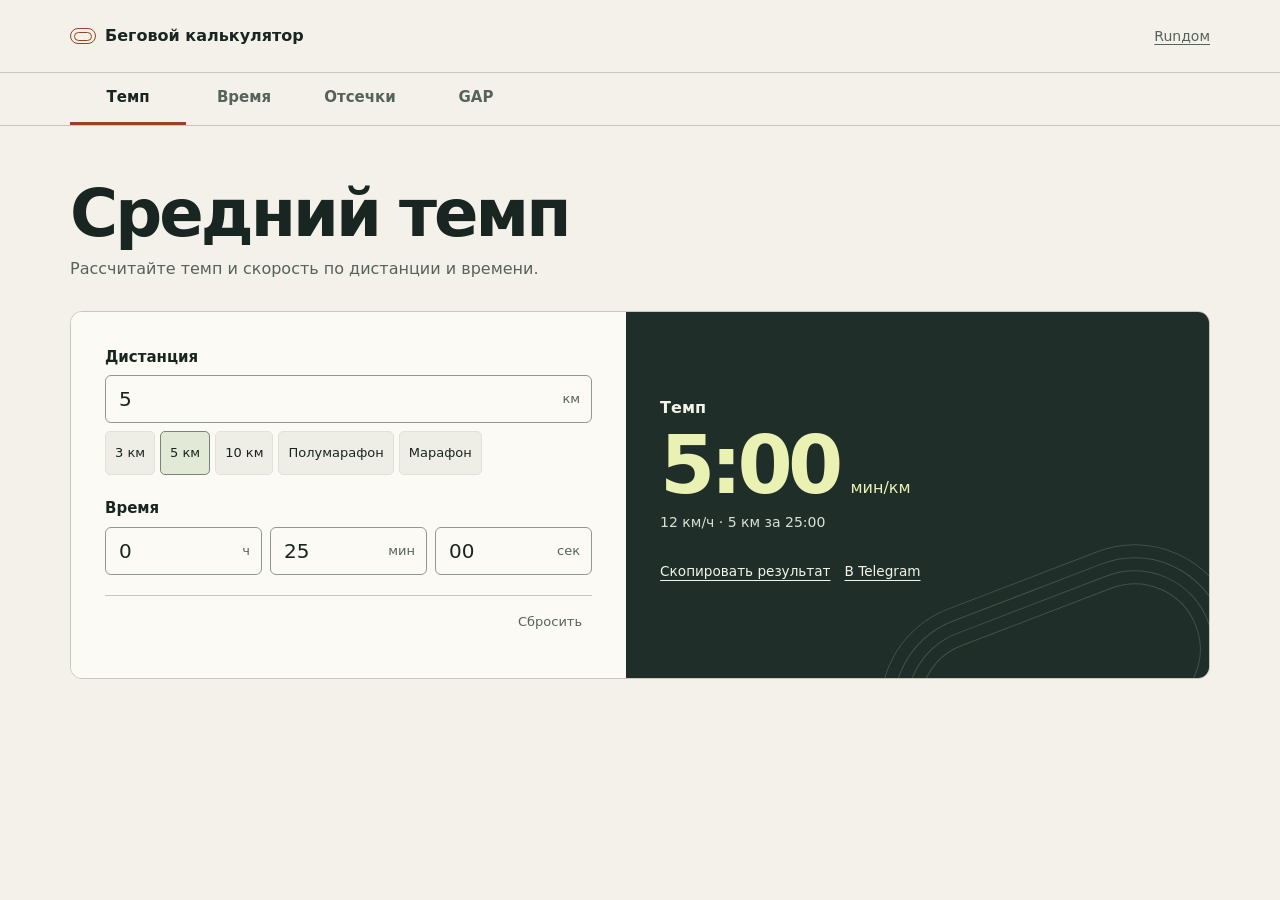
<file: index.html>
<!doctype html>
<html lang="ru">
<head>
  <meta charset="utf-8">
  <meta name="viewport" content="width=device-width,initial-scale=1">
  <meta name="theme-color" content="#f3f1e9">
  <meta name="description" content="Темп, время финиша, отсечки по кругам и поправка на уклон.">
  <title>Беговой калькулятор · Runдом</title>
  <link rel="stylesheet" href="./calculator.css">
  <script src="./gap/math.js" defer></script>
  <script type="module" src="./calculator.mjs?v=minetti-link"></script>
</head>
<body>
  <a class="skip" href="#workspace">К калькулятору</a>
  <header class="masthead">
    <div class="wrap masthead-inner">
      <span class="identity"><span class="track-mark" aria-hidden="true"></span>Беговой калькулятор</span>
      <a href="https://t.me/rundom_notes" target="_blank" rel="noopener">Runдом</a>
    </div>
  </header>
  <nav class="navigation" aria-label="Калькуляторы"><div class="wrap tabs" id="tabs"></div></nav>
  <main class="wrap" id="workspace">
    <div class="page-title"><h1 id="title">Темп</h1><p id="description"></p></div>
    <div class="workbench">
      <form class="entry" id="entry" novalidate>
        <div id="fields"></div>
        <div class="form-end"><button type="reset" class="quiet">Сбросить</button></div>
      </form>
      <section class="readout" aria-labelledby="result-label">
        <div class="track" aria-hidden="true"><i></i><i></i><i></i><i></i></div>
        <div class="readout-content">
          <h2 id="result-label">Средний темп</h2>
          <div class="reading"><output id="result" aria-live="polite">—</output><span id="unit"></span></div>
          <p id="context"></p>
          <div id="actions" class="result-actions" hidden>
            <button id="copy" type="button">Скопировать результат</button>
            <a id="telegram" target="_blank" rel="noopener">В Telegram</a>
          </div>
          <p id="status" role="status" hidden></p>
        </div>
      </section>
    </div>
    <section class="below" id="below" hidden></section>
    <p class="below" id="gap-source" hidden><a href="https://doi.org/10.1152/japplphysiol.01177.2001">Исследование Minetti et al.</a></p>
  </main>
</body>
</html>
</file>
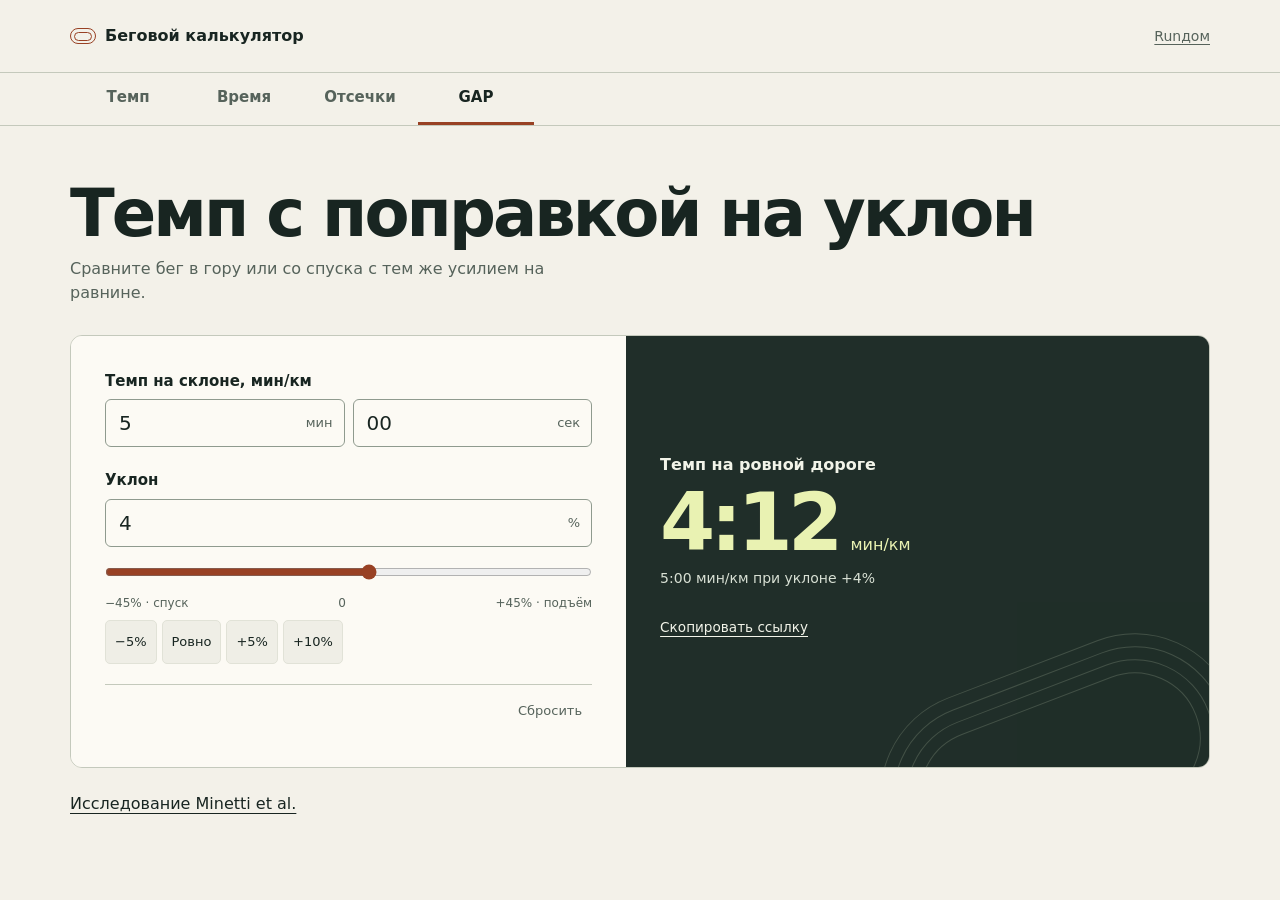
<file: gap/index.html>
<!doctype html>
<html lang="ru">
<head>
  <meta charset="utf-8">
  <meta name="viewport" content="width=device-width,initial-scale=1">
  <title>Калькулятор GAP</title>
  <script>
    const destination = new URL('../', location.href);
    destination.search = location.search;
    destination.searchParams.set('tab', 'gap');
    location.replace(destination);
  </script>
</head>
<body><a href="../?tab=gap">Открыть калькулятор GAP</a></body>
</html>
</file>
<file: calculator.css>
:root{color-scheme:light;--paper:#f3f1e9;--field:#fcfaf4;--ink:#182521;--muted:#56635b;--line:#c4c9bc;--accent:#984124;--board:#202e29;--signal:#e9f2b2;--side:clamp(16px,5vw,48px);font:16px/1.5 system-ui,sans-serif;color:var(--ink);background:var(--paper);font-synthesis:none}
*{box-sizing:border-box}body{margin:0}button,input{font:inherit;color:inherit}button{cursor:pointer}a{color:inherit;text-underline-offset:.23em}button:focus-visible,a:focus-visible,input:focus-visible{outline:2px solid var(--accent);outline-offset:3px}.readout :focus-visible{outline-color:var(--signal)}[hidden]{display:none!important}.skip{position:absolute;top:-100px;left:var(--side);padding:10px;background:var(--field);z-index:3}.skip:focus{top:8px}
.wrap{width:min(calc(100% - 2 * var(--side)),1140px);margin-inline:auto}.masthead-inner{display:flex;justify-content:space-between;align-items:center;min-height:72px;gap:12px}.masthead a{font-size:.875rem;color:var(--muted);padding-block:10px}.identity{display:flex;align-items:center;gap:9px;font-weight:670}.track-mark{width:26px;height:16px;border:1.5px solid var(--accent);border-radius:12px;display:inline-grid;place-items:center;flex:none}.track-mark:after{content:"";width:16px;height:7px;border:1px solid var(--accent);border-radius:10px}
.navigation{position:sticky;top:0;z-index:2;border-block:1px solid var(--line);background:var(--paper)}.tabs{display:flex;overflow:auto;scrollbar-width:thin}.tab{display:grid;place-items:center;flex:0 0 auto;min-width:116px;min-height:52px;padding:0 16px;border-bottom:3px solid transparent;text-decoration:none;color:var(--muted);font-size:.9375rem;font-weight:600}.tab[aria-current=page]{border-color:var(--accent);color:var(--ink)}.tab:hover{background:#e9e7dc}.tab:focus-visible{outline-offset:-4px}
main{padding-block:clamp(22px,5vw,55px) 48px}.page-title{margin-bottom:clamp(18px,3vw,30px)}h1,h2,p{margin:0}h1{font-size:clamp(2rem,5.5vw,4.1rem);line-height:1;letter-spacing:-.045em;font-weight:690}.page-title p{margin-top:10px;color:var(--muted);max-width:54ch}
.workbench{display:grid;grid-template-columns:minmax(0,1fr) minmax(0,1.05fr);border:1px solid var(--line);border-radius:12px;overflow:hidden}.entry,.readout-content{padding:clamp(18px,3vw,34px)}.entry{background:var(--field)}.field+.field{margin-top:22px}.field-label{display:block;font-size:.9375rem;font-weight:650;margin-bottom:7px}.number{display:flex;align-items:center;gap:10px;min-height:48px;border:1px solid #8f9a8e;border-radius:6px;padding:0 11px;background:transparent}.number:focus-within{outline:2px solid var(--accent);outline-offset:2px}.number input{width:100%;min-width:0;outline:none;border:0;background:none;min-height:46px;font-size:1.25rem;font-variant-numeric:tabular-nums}.number input:focus-visible{outline:none}.number:has([aria-invalid=true]){border-color:#a23124}.number span{font-size:.8125rem;color:var(--muted);white-space:nowrap;pointer-events:none}.preset-row{display:flex;flex-wrap:wrap;gap:5px;margin-top:8px}.preset,.quiet{background:transparent;border:1px solid transparent;border-radius:5px;min-height:44px;padding:0 9px;font-size:.8125rem}.preset{background:#efeee6;border-color:#e1e2d7}.preset[aria-pressed=true]{border-color:#798574;background:#e3e9d7}.preset:hover,.quiet:hover{background:#e3e7db}.form-end{border-top:1px solid var(--line);margin-top:20px;padding-top:4px;display:flex;justify-content:flex-end}.quiet{color:var(--muted)}.hint,.error{margin-top:6px;font-size:.8125rem;color:var(--muted)}.error{color:#992e24}.slope{accent-color:var(--accent);display:block;width:100%;height:44px;margin:3px 0 0;cursor:pointer}.slope-scale{display:flex;justify-content:space-between;font-size:.75rem;color:var(--muted)}
.readout{position:relative;isolation:isolate;background:var(--board);color:#f2f4e9;overflow:hidden;min-height:220px}.readout-content{position:relative;display:flex;flex-direction:column;min-height:100%;align-items:flex-start;justify-content:center}.readout h2{font-size:1rem;font-weight:550}.reading{display:flex;flex-wrap:wrap;align-items:baseline;gap:4px 12px;color:var(--signal);max-width:100%;margin-block:4px}.reading output{font-size:clamp(2.65rem,6.2vw,5.6rem);font-weight:650;line-height:1.05;letter-spacing:-.06em;font-variant-numeric:tabular-nums;overflow-wrap:anywhere}.reading span{font-size:1rem}.readout p{color:#d8e0d4;font-size:.875rem;max-width:34ch}.track{position:absolute;z-index:-1;inset:auto -36px -105px auto;width:clamp(190px,40vw,370px);height:210px;transform:rotate(-21deg);opacity:.26;pointer-events:none}.track i{position:absolute;inset:calc(var(--lane,0)*13px);border:1px solid #a4b297;border-radius:140px}.track i:nth-child(2){--lane:1}.track i:nth-child(3){--lane:2}.track i:nth-child(4){--lane:3}.result-actions{display:flex;flex-wrap:wrap;gap:4px 14px;margin-top:16px}.result-actions button,.result-actions a{display:inline-flex;align-items:center;min-height:44px;border:0;background:none;padding:0;color:#f2f4e9;text-decoration:underline;text-underline-offset:4px;font-size:.85rem}.result-actions :is(button,a):hover{color:var(--signal)}button:active{transform:translateY(1px)}.below{margin-top:24px}.below h2{font-size:1.15rem;margin-bottom:8px}.split-table{width:100%;border-collapse:collapse;font-size:.875rem;font-variant-numeric:tabular-nums}.split-table :is(th,td){text-align:right;border-bottom:1px solid var(--line);padding:9px 4px}.split-table :is(th,td):first-child{text-align:left}.split-table .partial{color:var(--accent)}
@media(max-width:650px){.masthead-inner{min-height:58px}.navigation .wrap{width:100%;padding-inline:var(--side)}.tab{flex:1 0 auto;min-width:0;padding-inline:10px;min-height:48px}.workbench{grid-template-columns:1fr}.readout{min-height:200px}.readout-content{padding-block:20px}.field+.field{margin-top:15px}.form-end{margin-top:12px}}
@media(prefers-reduced-motion:no-preference){.tab,.preset,.quiet{transition:background-color 130ms ease,color 130ms ease,border-color 130ms ease}.reading{animation:arrive 180ms ease-out}@keyframes arrive{from{opacity:.5;transform:translateY(3px)}}}
.duration-fields{display:flex;gap:8px}.duration-fields .number{flex:1;min-width:0}#status{white-space:pre-wrap;overflow-wrap:anywhere}
</file>
